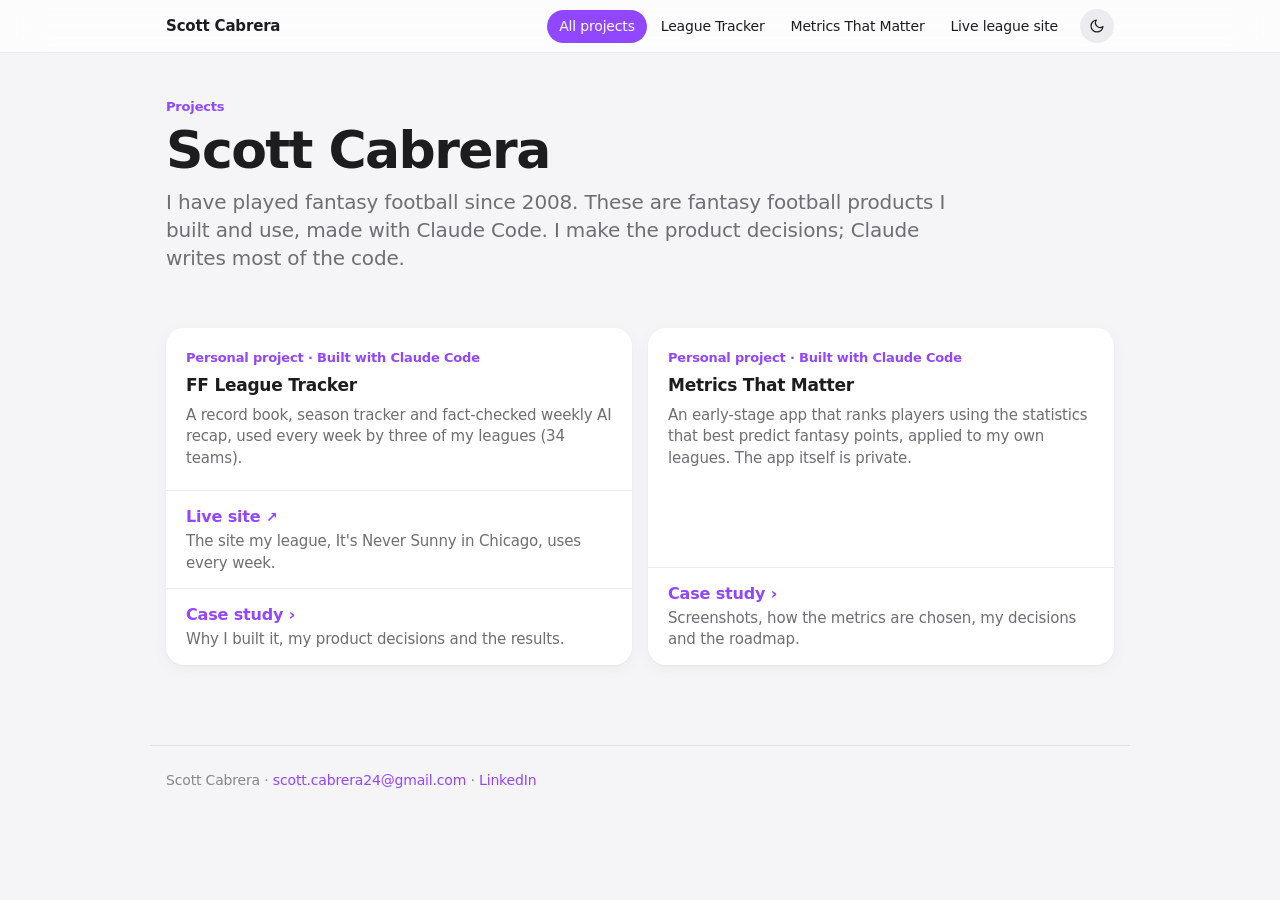
<file: index.html>
<!doctype html>
<html lang="en">
<head>
<meta charset="utf-8">
<meta name="viewport" content="width=device-width, initial-scale=1, viewport-fit=cover">
<meta name="description" content="Fantasy football projects by Scott Cabrera, built with Claude Code.">
<meta name="theme-color" content="#f5f5f7" media="(prefers-color-scheme: light)">
<meta name="theme-color" content="#000000" media="(prefers-color-scheme: dark)">
<title>Scott Cabrera Projects</title>
<link rel="stylesheet" href="portfolio.css">
<script src="theme.js"></script>
</head>
<body>
<header class="chrome">
  <div class="chrome-row">
    <a class="brand" href="index.html">Scott Cabrera</a>
    <nav class="tabs" aria-label="Projects">
      <a href="index.html" aria-current="page">All projects</a>
      <a href="case-study/index.html">League Tracker</a>
      <a href="metrics-that-matter/index.html">Metrics That Matter</a>
      <a href="https://s24cabrera.github.io/ff-never-sunny/" target="_blank" rel="noopener">Live league site</a>
    </nav>
    <button class="icon-btn" id="theme" aria-label="Switch light or dark"><svg viewBox="0 0 24 24"><path d="M21 12.8A9 9 0 1 1 11.2 3a7 7 0 0 0 9.8 9.8z"/></svg></button>
  </div>
</header>

<main>
  <div class="hero">
    <p class="eyebrow">Projects</p>
    <h1>Scott Cabrera</h1>
    <p class="dek">I have played fantasy football since 2008. These are fantasy football products I built and use, made with Claude Code. I make the product decisions; Claude writes most of the code.</p>
  </div>

  <section>
    <div class="grid-2">
      <div class="card project-card">
        <div class="card-pad">
          <p class="eyebrow">Personal project · Built with Claude Code</p>
          <p class="card-title">FF League Tracker</p>
          <p class="row-body" style="margin-top:6px">A record book, season tracker and fact-checked weekly AI recap, used every week by three of my leagues (34 teams).</p>
        </div>
        <ul class="list links">
          <li><a href="https://s24cabrera.github.io/ff-never-sunny/" target="_blank" rel="noopener"><span class="row-title">Live site <span class="ext" aria-hidden="true">&#8599;</span></span><span class="row-body">The site my league, It's Never Sunny in Chicago, uses every week.</span></a></li>
          <li><a href="case-study/index.html"><span class="row-title">Case study</span><span class="row-body">Why I built it, my product decisions and the results.</span></a></li>
        </ul>
      </div>
      <div class="card project-card">
        <div class="card-pad">
          <p class="eyebrow">Personal project · Built with Claude Code</p>
          <p class="card-title">Metrics That Matter</p>
          <p class="row-body" style="margin-top:6px">An early-stage app that ranks players using the statistics that best predict fantasy points, applied to my own leagues. The app itself is private.</p>
        </div>
        <ul class="list links">
          <li><a href="metrics-that-matter/index.html"><span class="row-title">Case study</span><span class="row-body">Screenshots, how the metrics are chosen, my decisions and the roadmap.</span></a></li>
        </ul>
      </div>
    </div>
  </section>
</main>

<footer>Scott Cabrera · <a href="mailto:scott.cabrera24@gmail.com">scott.cabrera24@gmail.com</a> · <a href="https://www.linkedin.com/in/scott-cabrera-96a816146" target="_blank" rel="noopener">LinkedIn</a></footer>
</body>
</html>
</file>
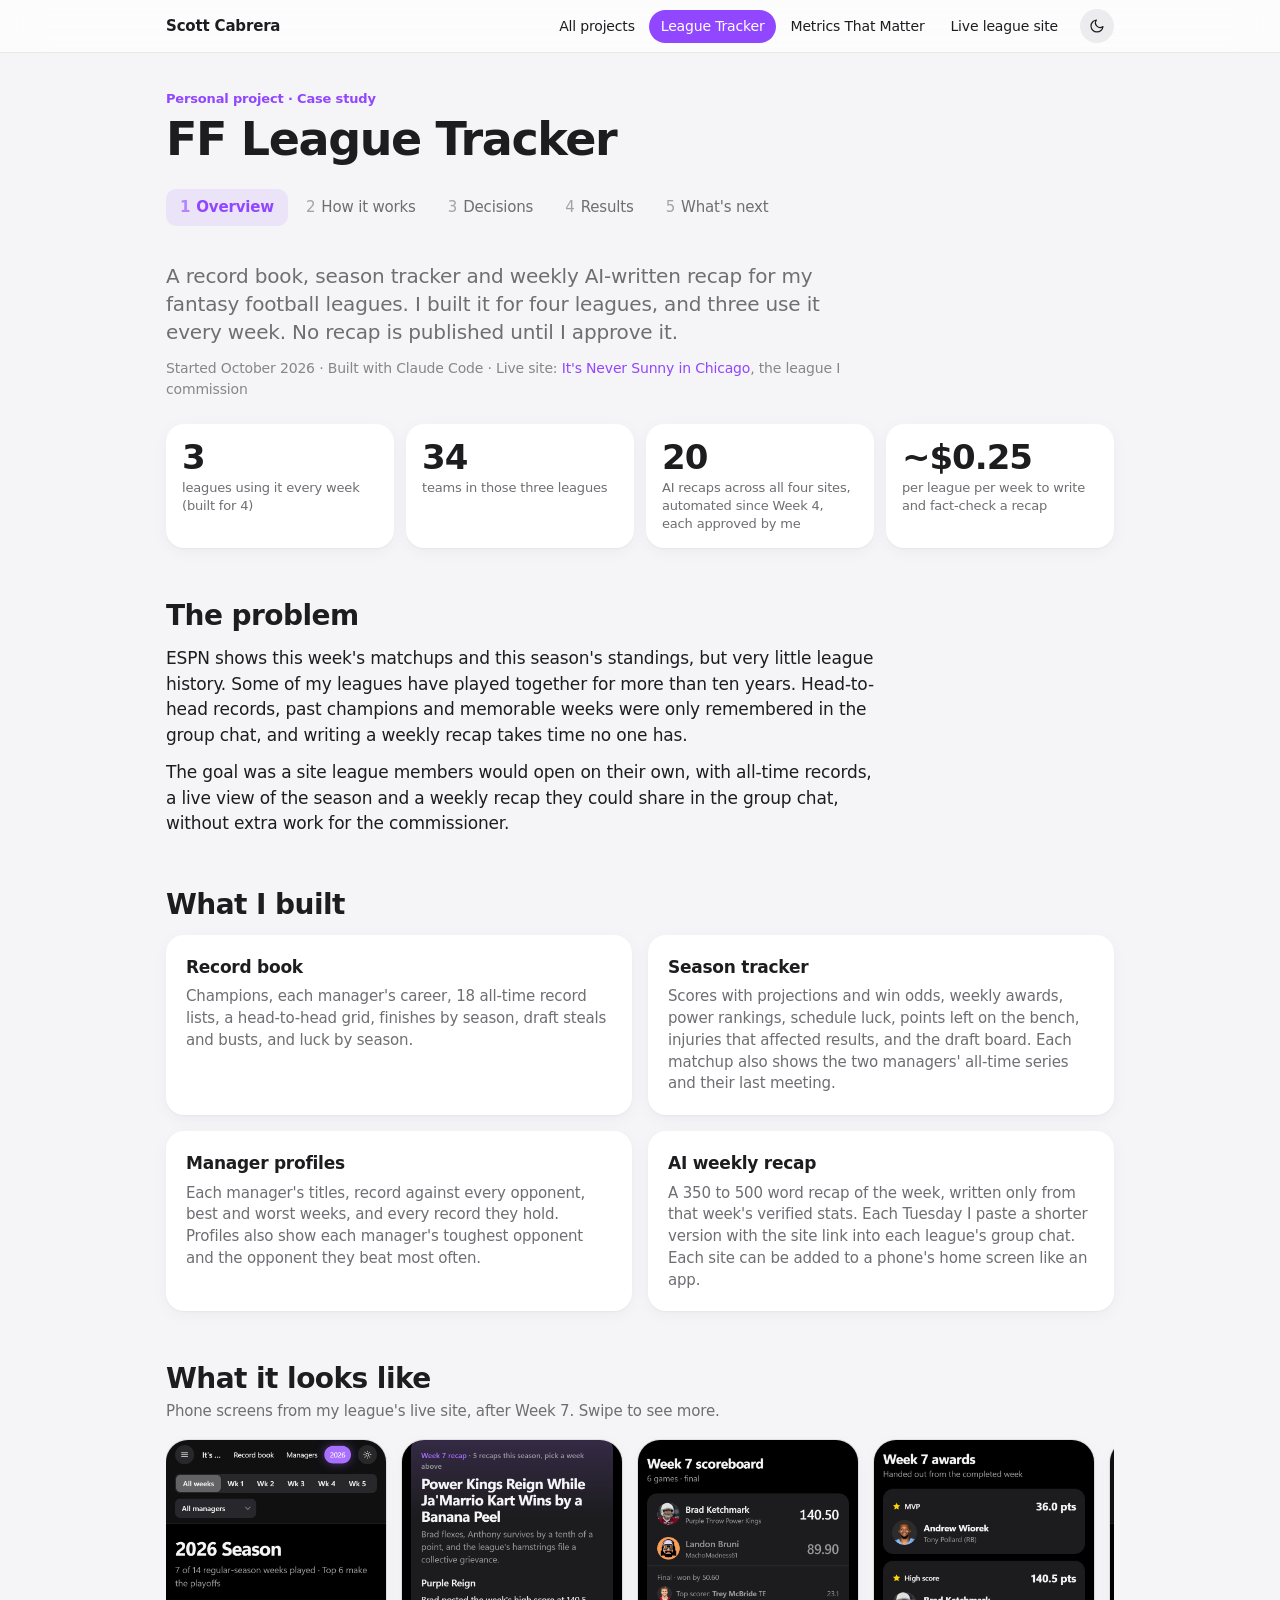
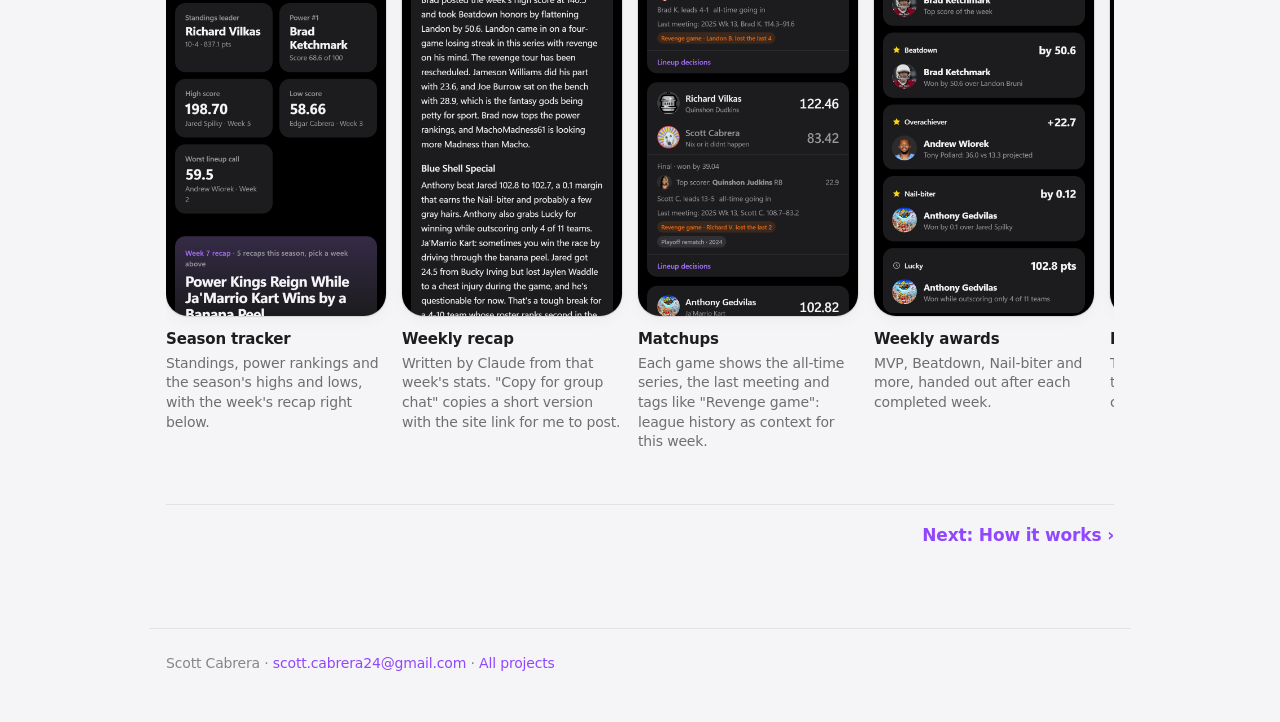
<file: case-study/index.html>
<!doctype html>
<html lang="en">
<head>
<meta charset="utf-8">
<meta name="viewport" content="width=device-width, initial-scale=1, viewport-fit=cover">
<meta name="description" content="FF League Tracker case study: a record book, season tracker and fact-checked AI weekly recap for my fantasy football leagues. Built by Scott Cabrera with Claude Code.">
<meta name="theme-color" content="#f5f5f7" media="(prefers-color-scheme: light)">
<meta name="theme-color" content="#000000" media="(prefers-color-scheme: dark)">
<title>FF League Tracker</title>
<link rel="stylesheet" href="../portfolio.css">
<script src="../theme.js"></script>
<script src="../tabs.js"></script>
</head>
<body>
<header class="chrome">
  <div class="chrome-row">
    <a class="brand" href="../index.html">Scott Cabrera</a>
    <nav class="tabs" aria-label="Projects">
      <a href="../index.html">All projects</a>
      <a href="index.html" aria-current="page">League Tracker</a>
      <a href="../metrics-that-matter/index.html">Metrics That Matter</a>
      <a href="https://s24cabrera.github.io/ff-never-sunny/" target="_blank" rel="noopener">Live league site</a>
    </nav>
    <button class="icon-btn" id="theme" aria-label="Switch light or dark"><svg viewBox="0 0 24 24"><path d="M21 12.8A9 9 0 1 1 11.2 3a7 7 0 0 0 9.8 9.8z"/></svg></button>
  </div>
</header>

<main>
  <div class="pagehead">
    <p class="eyebrow">Personal project · Case study</p>
    <h1>FF League Tracker</h1>
  </div>

  <nav class="sections" aria-label="Sections">
    <a href="#overview"><span class="n">1</span>Overview</a>
    <a href="#how"><span class="n">2</span>How it works</a>
    <a href="#decisions"><span class="n">3</span>Decisions</a>
    <a href="#results"><span class="n">4</span>Results</a>
    <a href="#next"><span class="n">5</span>What's next</a>
  </nav>

  <div class="view on" id="v-overview" aria-label="Overview">
    <div class="lede">
      <p class="dek">A record book, season tracker and weekly AI-written recap for my fantasy football leagues. I built it for four leagues, and three use it every week. No recap is published until I approve it.</p>
      <p class="meta">Started October 2026 · Built with Claude Code · Live site: <a href="https://s24cabrera.github.io/ff-never-sunny/" target="_blank" rel="noopener">It's Never Sunny in Chicago</a>, the league I commission</p>
    </div>
    <div class="tiles">
      <div class="card tile"><div class="n">3</div><div class="l">leagues using it every week (built for 4)</div></div>
      <div class="card tile"><div class="n">34</div><div class="l">teams in those three leagues</div></div>
      <div class="card tile"><div class="n">20</div><div class="l">AI recaps across all four sites, automated since Week 4, each approved by me</div></div>
      <div class="card tile"><div class="n">~$0.25</div><div class="l">per league per week to write and fact-check a recap</div></div>
    </div>
    <section>
      <div class="section-head"><h2>The problem</h2></div>
      <div class="prose">
        <p>ESPN shows this week's matchups and this season's standings, but very little league history. Some of my leagues have played together for more than ten years. Head-to-head records, past champions and memorable weeks were only remembered in the group chat, and writing a weekly recap takes time no one has.</p>
        <p>The goal was a site league members would open on their own, with all-time records, a live view of the season and a weekly recap they could share in the group chat, without extra work for the commissioner.</p>
      </div>
    </section>
    <section>
      <div class="section-head"><h2>What I built</h2></div>
      <div class="grid-2">
        <div class="card card-pad"><p class="card-title">Record book</p><p class="row-body" style="margin-top:6px">Champions, each manager's career, 18 all-time record lists, a head-to-head grid, finishes by season, draft steals and busts, and luck by season.</p></div>
        <div class="card card-pad"><p class="card-title">Season tracker</p><p class="row-body" style="margin-top:6px">Scores with projections and win odds, weekly awards, power rankings, schedule luck, points left on the bench, injuries that affected results, and the draft board. Each matchup also shows the two managers' all-time series and their last meeting.</p></div>
        <div class="card card-pad"><p class="card-title">Manager profiles</p><p class="row-body" style="margin-top:6px">Each manager's titles, record against every opponent, best and worst weeks, and every record they hold. Profiles also show each manager's toughest opponent and the opponent they beat most often.</p></div>
        <div class="card card-pad"><p class="card-title">AI weekly recap</p><p class="row-body" style="margin-top:6px">A 350 to 500 word recap of the week, written only from that week's verified stats. Each Tuesday I paste a shorter version with the site link into each league's group chat. Each site can be added to a phone's home screen like an app.</p></div>
      </div>
    </section>
    <section>
      <div class="section-head">
        <h2>What it looks like</h2>
        <p class="scope">Phone screens from my league's live site, after Week 7. Swipe to see more.</p>
      </div>
      <div class="shots">
        <figure class="shot" style="margin:0"><img src="img/season-tracker.png" width="390" height="844" alt="Season tracker: standings leader, power ranking leader, season high and low scores and the worst lineup call"><figcaption><b>Season tracker</b><span>Standings, power rankings and the season's highs and lows, with the week's recap right below.</span></figcaption></figure>
        <figure class="shot" style="margin:0"><img src="img/recap.png" width="390" height="844" alt="Week 7 recap titled Power Kings Reign While Ja'Marrio Kart Wins by a Banana Peel"><figcaption><b>Weekly recap</b><span>Written by Claude from that week's stats. "Copy for group chat" copies a short version with the site link for me to post.</span></figcaption></figure>
        <figure class="shot" style="margin:0"><img src="img/matchups.png" width="390" height="844" alt="Week 7 scoreboard: each matchup with the score, top scorer, all-time series, last meeting and tags like Revenge game"><figcaption><b>Matchups</b><span>Each game shows the all-time series, the last meeting and tags like "Revenge game": league history as context for this week.</span></figcaption></figure>
        <figure class="shot" style="margin:0"><img src="img/awards.png" width="390" height="844" alt="Week 7 awards: MVP, High score, Beatdown, Overachiever, Nail-biter, Lucky and Robbed"><figcaption><b>Weekly awards</b><span>MVP, Beatdown, Nail-biter and more, handed out after each completed week.</span></figcaption></figure>
        <figure class="shot" style="margin:0"><img src="img/record-book.png" width="390" height="844" alt="Record book: ten seasons and 18 managers, most titles, best career win percentage, highest and lowest scores, and champions"><figcaption><b>Record book</b><span>Ten seasons of champions, all-time records and manager careers.</span></figcaption></figure>
        <figure class="shot" style="margin:0"><img src="img/profile.png" width="390" height="844" alt="Scott Cabrera's manager profile: two titles, an 87-50 career record, playoff history, points per week and luck per season"><figcaption><b>Manager profile</b><span>My own profile: titles, career record, playoffs, finishes by season and rivalries.</span></figcaption></figure>
      </div>
    </section>
    <div class="view-next"><a href="#how">Next: How it works</a></div>
  </div>

  <div class="view" id="v-how" aria-label="How it works">
    <section>
      <div class="section-head">
        <h2>How a week runs</h2>
        <p class="scope">If one league's update fails, the others still publish. A failure opens an issue for me to fix instead of publishing bad data.</p>
      </div>
      <div class="card flow">
        <div class="step"><div class="k">Tue 8 AM</div><div class="t">A scheduled job pulls each league's data from ESPN</div></div>
        <div class="step"><div class="k">Check</div><div class="t">Automated checks look for missing or inconsistent data</div></div>
        <div class="step"><div class="k">Draft</div><div class="t">Claude writes the recap using only verified facts</div></div>
        <div class="step"><div class="k">Verify</div><div class="t">A separate AI pass checks every claim against the same facts</div></div>
        <div class="step"><div class="k">Approve</div><div class="t">I review it on my phone; approving it publishes the site</div></div>
      </div>
    </section>
    <section>
      <div class="section-head"><h2>How it was built</h2></div>
      <div class="prose">
        <p>I built this with Claude Code. I made the product decisions: what to build, who it is for, the rules for the AI, the review process and the tradeoffs described above. Claude wrote most of the code, and I review the results with league members every week. It runs on a Python data pipeline, static websites on GitHub Pages and Claude for the recaps, with no servers to maintain.</p>
      </div>
    </section>
    <div class="view-next"><a href="#decisions">Next: Decisions</a></div>
  </div>

  <div class="view" id="v-decisions" aria-label="Decisions">
    <section>
      <div class="section-head"><h2>Key product decisions</h2></div>
      <div class="card">
        <ul class="list">
          <li><span class="row-title">I approve every recap before it is published</span><span class="row-body">The AI writes the draft, and nothing is published until I approve it. <b>Reason:</b> the recap names real friends. A wrong or unkind line in a group chat damages trust quickly, so a person reviews every recap.</span></li>
          <li><span class="row-title">Facts first</span><span class="row-body">The AI only sees a fact sheet for the week, with scores, awards, standings, streaks and injuries, and is told not to add anything else. A separate AI pass then checks each claim against the same facts. <b>Reason:</b> accuracy matters most. In the first week, the check caught a line saying a team's defense "outscored his whole roster." The defense scored 30 of the team's 118 points, and the line was corrected before it was published.</span></li>
          <li><span class="row-title">Rules for the jokes</span><span class="row-body">Injured players are never the target of a joke. A lineup choice only counts as a mistake if ESPN's projections favored the benched player by 1.5 points or more. <b>Reason:</b> the recap should be fun for everyone, so it only jokes about decisions a manager could reasonably have made differently.</span></li>
          <li><span class="row-title">Testing a change with the leagues</span><span class="row-body">After a league member asked me to "tell Claude to be nicer," I tested a softer recap in Week 6, with one joke per manager and a positive note for struggling teams. The leagues preferred the original style, so I switched back the next week and documented the decision. <b>Reason:</b> the people who read it every week should decide the tone.</span></li>
          <li><span class="row-title">Checking the data every week</span><span class="row-body">Each run checks that scores are real, records add up, lineups match and data feeds are not empty. If a check fails, the update is marked "do not merge" with the reason. <b>Reason:</b> ESPN's data feed is unofficial and can change without notice. I would rather skip an update than publish wrong numbers. It is the same data quality discipline I use with client data at work.</span></li>
          <li><span class="row-title">One site per league</span><span class="row-body">Each league has its own web address, name and icon. The code is private and shared across all of them. <b>Reason:</b> each league's history belongs to that league, and a separate site with its own icon feels like the league's own app. Adding a league is mostly configuration, not new code.</span></li>
        </ul>
      </div>
    </section>
    <section>
      <div class="section-head"><h2>Constraints I worked through</h2></div>
      <div class="card tablewrap">
        <table>
          <thead><tr><th>Constraint</th><th>How I handled it</th></tr></thead>
          <tbody>
            <tr><td>Inconsistent ESPN data across ten-plus seasons</td><td>I converted every season to one format. Where a season is missing data, such as draft data before 2018 in the two oldest leagues, it is left out of those stats instead of estimated.</td></tr>
            <tr><td>Privacy of league members</td><td>ESPN member IDs can be used to sign in to ESPN, so the public sites use substitute IDs. Before each code change is saved, I check that no passwords or keys are included.</td></tr>
            <tr><td>Cost</td><td>About $0.19 to write and $0.06 to fact-check each recap, roughly $5 for all 20 so far. Each recap is saved once and only rewritten when I ask.</td></tr>
            <tr><td>Yahoo restricted access to its fantasy data</td><td>I built the Yahoo sign-in and applied for approved access instead of working around the restriction. Yahoo approved it, so a fifth league is next.</td></tr>
          </tbody>
        </table>
      </div>
    </section>
    <div class="view-next"><a href="#results">Next: Results</a></div>
  </div>

  <div class="view" id="v-results" aria-label="Results">
    <section>
      <div class="section-head">
        <h2>Early results</h2>
        <p class="scope">October 4 to 28, for the three leagues that use it weekly. The counts include my own visits. The counter does not use cookies, so it counts visits, not individual people.</p>
      </div>
      <div class="tiles" style="margin-top:0">
        <div class="card tile"><div class="n">190</div><div class="l">visits in the first three and a half weeks</div></div>
        <div class="card tile"><div class="n">53%</div><div class="l">of visits on Tuesday, the day the recap is posted</div></div>
        <div class="card tile"><div class="n">77%</div><div class="l">of visits go to the season tracker; 10% go to the record book</div></div>
        <div class="card tile"><div class="n">76%</div><div class="l">of visits are on phones</div></div>
      </div>
      <div class="card" style="margin-top:16px">
        <ul class="list">
          <li><div class="row-head"><span class="row-title">Used in all three leagues</span></div><span class="row-body">Never Sunny <b>81</b> visits, Film Room <b>56</b>, Valleyboiz+ <b>53</b>.</span></li>
          <li><div class="row-head"><span class="row-title">Visits from other states</span></div><span class="row-body"><b>82 visits (43%)</b> came from 10 states other than Arizona, where I live, led by Illinois (55) and Georgia (14).</span></li>
        </ul>
      </div>
      <div class="card chart" style="margin-top:16px">
        <p class="chart-title">Visits by day of the week</p>
        <p class="chart-sub">Arizona time. Hover over a bar to see its count.</p>
        <div class="bars">
          <div class="bar" tabindex="0" aria-label="Mon: 23 visits"><span class="v tip" style="bottom:calc(22.8% + 4px)">23</span><i style="height:22.8%"></i></div>
          <div class="bar" tabindex="0" aria-label="Tue: 101 visits"><span class="v" style="bottom:calc(100% + 4px)">101 · recap day</span><i style="height:100%"></i></div>
          <div class="bar" tabindex="0" aria-label="Wed: 42 visits"><span class="v tip" style="bottom:calc(41.6% + 4px)">42</span><i style="height:41.6%"></i></div>
          <div class="bar" tabindex="0" aria-label="Thu: 6 visits"><span class="v tip" style="bottom:calc(6% + 4px)">6</span><i style="height:6%"></i></div>
          <div class="bar" tabindex="0" aria-label="Fri: 9 visits"><span class="v tip" style="bottom:calc(9% + 4px)">9</span><i style="height:9%"></i></div>
          <div class="bar" tabindex="0" aria-label="Sat: 7 visits"><span class="v tip" style="bottom:calc(7% + 4px)">7</span><i style="height:7%"></i></div>
          <div class="bar" tabindex="0" aria-label="Sun: 2 visits"><span class="v tip" style="bottom:calc(2% + 4px)">2</span><i style="height:2%"></i></div>
        </div>
        <div class="days" aria-hidden="true"><span>Mon</span><span>Tue</span><span>Wed</span><span>Thu</span><span>Fri</span><span>Sat</span><span>Sun</span></div>
        <table class="sr-only"><caption>Visits by day of the week</caption><tr><th>Mon</th><th>Tue</th><th>Wed</th><th>Thu</th><th>Fri</th><th>Sat</th><th>Sun</th></tr><tr><td>23</td><td>101</td><td>42</td><td>6</td><td>9</td><td>7</td><td>2</td></tr></table>
      </div>
      <div class="section-head" style="margin:28px 0 12px"><h3 class="card-title">What league members said</h3></div>
      <div class="quotes">
        <figure class="card quote"><blockquote>"Go to the website Scott made for our league. And go to manager profiles."</blockquote><figcaption>League member, answering another member's question about where to find their head-to-head records</figcaption></figure>
        <figure class="card quote"><blockquote>"I enjoy these every week."</blockquote><figcaption>League member, about the weekly recap</figcaption></figure>
        <figure class="card quote"><blockquote>"I liked these summaries more when my team was good."</blockquote><figcaption>League member, about the weekly recap</figcaption></figure>
      </div>
      <p class="row-body" style="margin-top:12px; max-width:42em">By Week 6, a member of one league was posting the recap and the season tracker link in the group chat himself.</p>
      <div class="prose" style="margin-top:16px">
        <p><b>What I learned:</b> the weekly recap brings people back, and most visits go to the season tracker. I expected the all-time record book to be the main draw, but it is used more as a reference. League history is most interesting as context for this week's games, which is why each matchup on the season tracker already shows the all-time series. During the season, new work goes to the season tracker first.</p>
      </div>
    </section>
    <section>
      <div class="section-head"><h2>Shipped so far</h2></div>
      <div class="card">
        <ul class="list">
          <li><div class="row-head"><span class="row-title">Record book, season tracker and AI recaps</span><span class="when">Oct 3</span></div><span class="row-body">Weekly automation with a fact-check and approval from my phone.</span></li>
          <li><div class="row-head"><span class="row-title">Four leagues, four sites</span><span class="when">Oct 4</span></div><span class="row-body">A site for each league, home-screen icons, data checks on every run, and a visit counter that does not use cookies. Three leagues adopted it. The fourth site stays up to date, but I don't share it with that league until its commissioner agrees.</span></li>
          <li><div class="row-head"><span class="row-title">Sunday night scores</span><span class="when">Oct 5</span></div><span class="row-body">Scores update Sunday night without a recap, and publish only if the checks pass.</span></li>
          <li><div class="row-head"><span class="row-title">Fixes from weekly reviews</span><span class="when">Oct 6-27</span></div><span class="row-body">Each week's review becomes a written rule: lineup comparisons that make sense, injury timing, kicker injuries left out of the recap, rosters in each league's lineup order, and the recap tone test described above.</span></li>
        </ul>
      </div>
    </section>
    <div class="view-next"><a href="#next">Next: What's next</a></div>
  </div>

  <div class="view" id="v-next" aria-label="What's next">
    <section>
      <div class="section-head">
        <h2>What's next</h2>
        <p class="scope">Ordered by what league members will notice first.</p>
      </div>
      <div class="card">
        <ul class="list">
          <li><div class="row-head"><span class="row-title">Yahoo league</span><span class="pill next">Next</span></div><span class="row-body">Access is approved and the sign-in is built. It will be a fifth league on the same system.</span></li>
          <li><div class="row-head"><span class="row-title">Season tracker as the starting page</span><span class="pill next">Next</span></div><span class="row-body">During the season, open each site on the season tracker instead of the record book, and check whether Tuesday visits continue through the playoffs.</span></li>
          <li><div class="row-head"><span class="row-title">"Ask the league" assistant</span><span class="pill later">Later</span></div><span class="row-body">A tool that answers questions using the league's own data. I would test it in one league first, with a passcode, a daily limit per person and a monthly cost cap.</span></li>
          <li><div class="row-head"><span class="row-title">Commissioners approve their own recaps</span><span class="pill later">Later</span></div><span class="row-body">Once the fact-check has a long record with few corrections, each league's commissioner could review its recap instead of me.</span></li>
        </ul>
      </div>
    </section>
    <div class="view-next"><a href="../metrics-that-matter/index.html">Also see: Metrics That Matter</a></div>
  </div>
</main>

<footer>Scott Cabrera · <a href="mailto:scott.cabrera24@gmail.com">scott.cabrera24@gmail.com</a> · <a href="../index.html">All projects</a></footer>
</body>
</html>
</file>
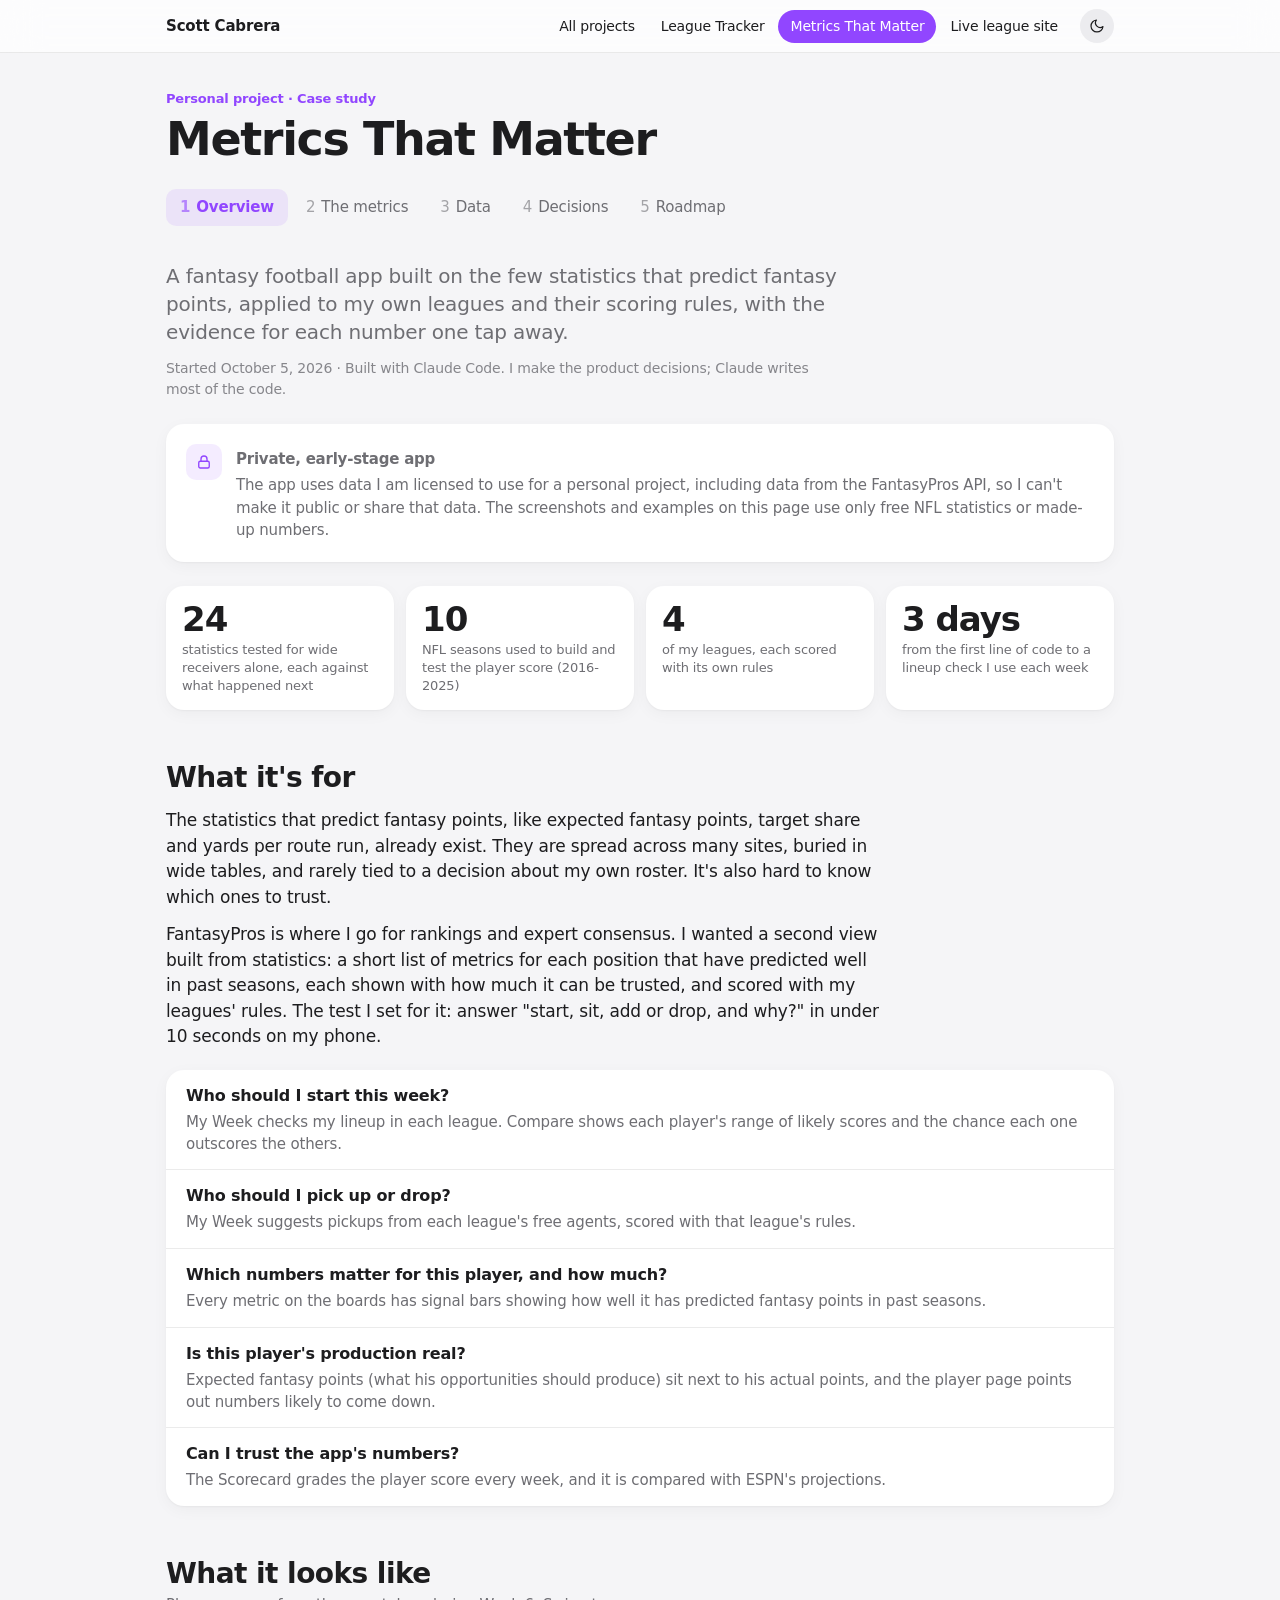
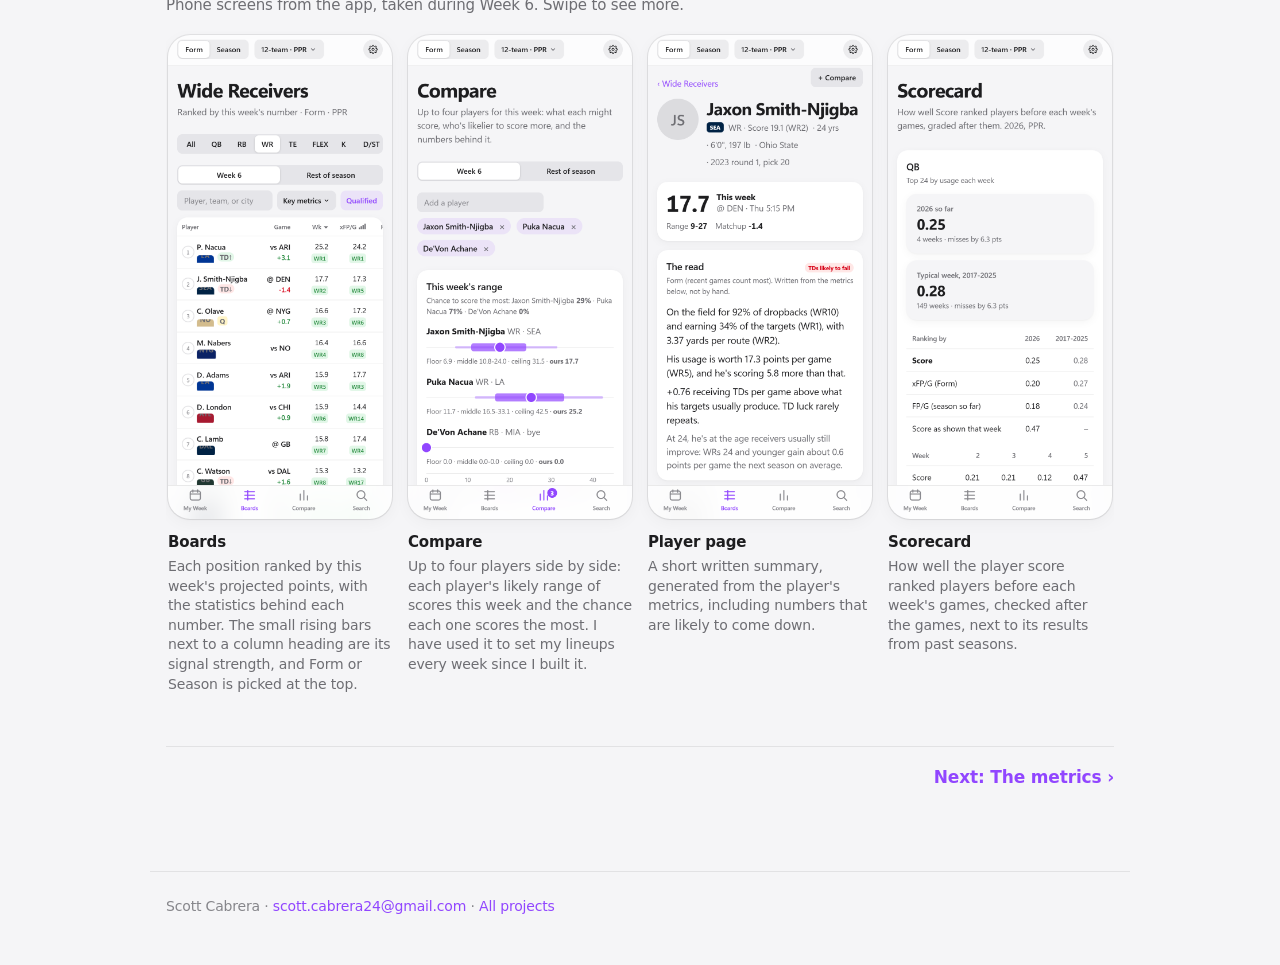
<file: metrics-that-matter/index.html>
<!doctype html>
<html lang="en">
<head>
<meta charset="utf-8">
<meta name="viewport" content="width=device-width, initial-scale=1, viewport-fit=cover">
<meta name="description" content="Metrics That Matter: a fantasy football app that ranks players with the statistics that best predict fantasy points. A personal project by Scott Cabrera, built with Claude Code.">
<meta name="theme-color" content="#f5f5f7" media="(prefers-color-scheme: light)">
<meta name="theme-color" content="#000000" media="(prefers-color-scheme: dark)">
<title>Metrics That Matter</title>
<link rel="stylesheet" href="../portfolio.css">
<script src="../theme.js"></script>
<script src="../tabs.js"></script>
</head>
<body>
<header class="chrome">
  <div class="chrome-row">
    <a class="brand" href="../index.html">Scott Cabrera</a>
    <nav class="tabs" aria-label="Projects">
      <a href="../index.html">All projects</a>
      <a href="../case-study/index.html">League Tracker</a>
      <a href="index.html" aria-current="page">Metrics That Matter</a>
      <a href="https://s24cabrera.github.io/ff-never-sunny/" target="_blank" rel="noopener">Live league site</a>
    </nav>
    <button class="icon-btn" id="theme" aria-label="Switch light or dark"><svg viewBox="0 0 24 24"><path d="M21 12.8A9 9 0 1 1 11.2 3a7 7 0 0 0 9.8 9.8z"/></svg></button>
  </div>
</header>

<main>
  <div class="pagehead">
    <p class="eyebrow">Personal project · Case study</p>
    <h1>Metrics That Matter</h1>
  </div>

  <nav class="sections" aria-label="Sections">
    <a href="#overview"><span class="n">1</span>Overview</a>
    <a href="#metrics"><span class="n">2</span>The metrics</a>
    <a href="#data"><span class="n">3</span>Data</a>
    <a href="#decisions"><span class="n">4</span>Decisions</a>
    <a href="#roadmap"><span class="n">5</span>Roadmap</a>
  </nav>

  <div class="view on" id="v-overview" aria-label="Overview">
    <div class="lede">
      <p class="dek">A fantasy football app built on the few statistics that predict fantasy points, applied to my own leagues and their scoring rules, with the evidence for each number one tap away.</p>
      <p class="meta">Started October 5, 2026 · Built with Claude Code. I make the product decisions; Claude writes most of the code.</p>
    </div>
    <div class="card card-pad notice">
      <div class="glyph" aria-hidden="true"><svg viewBox="0 0 24 24"><rect x="5" y="11" width="14" height="9" rx="2"/><path d="M8 11V8a4 4 0 0 1 8 0v3"/></svg></div>
      <div>
        <p class="card-title">Private, early-stage app</p>
        <p>The app uses data I am licensed to use for a personal project, including data from the FantasyPros API, so I can't make it public or share that data. The screenshots and examples on this page use only free NFL statistics or made-up numbers.</p>
      </div>
    </div>
    <div class="tiles">
      <div class="card tile"><div class="n">24</div><div class="l">statistics tested for wide receivers alone, each against what happened next</div></div>
      <div class="card tile"><div class="n">10</div><div class="l">NFL seasons used to build and test the player score (2016-2025)</div></div>
      <div class="card tile"><div class="n">4</div><div class="l">of my leagues, each scored with its own rules</div></div>
      <div class="card tile"><div class="n">3 days</div><div class="l">from the first line of code to a lineup check I use each week</div></div>
    </div>
    <section>
      <div class="section-head"><h2>What it's for</h2></div>
      <div class="prose">
        <p>The statistics that predict fantasy points, like expected fantasy points, target share and yards per route run, already exist. They are spread across many sites, buried in wide tables, and rarely tied to a decision about my own roster. It's also hard to know which ones to trust.</p>
        <p>FantasyPros is where I go for rankings and expert consensus. I wanted a second view built from statistics: a short list of metrics for each position that have predicted well in past seasons, each shown with how much it can be trusted, and scored with my leagues' rules. The test I set for it: answer "start, sit, add or drop, and why?" in under 10 seconds on my phone.</p>
      </div>
      <div class="card" style="margin-top:20px">
        <ul class="list">
          <li><span class="row-title">Who should I start this week?</span><span class="row-body">My Week checks my lineup in each league. Compare shows each player's range of likely scores and the chance each one outscores the others.</span></li>
          <li><span class="row-title">Who should I pick up or drop?</span><span class="row-body">My Week suggests pickups from each league's free agents, scored with that league's rules.</span></li>
          <li><span class="row-title">Which numbers matter for this player, and how much?</span><span class="row-body">Every metric on the boards has signal bars showing how well it has predicted fantasy points in past seasons.</span></li>
          <li><span class="row-title">Is this player's production real?</span><span class="row-body">Expected fantasy points (what his opportunities should produce) sit next to his actual points, and the player page points out numbers likely to come down.</span></li>
          <li><span class="row-title">Can I trust the app's numbers?</span><span class="row-body">The Scorecard grades the player score every week, and it is compared with ESPN's projections.</span></li>
        </ul>
      </div>
    </section>
    <section>
      <div class="section-head">
        <h2>What it looks like</h2>
        <p class="scope">Phone screens from the app, taken during Week 6. Swipe to see more.</p>
      </div>
      <div class="shots">
        <figure class="shot" style="margin:0"><img src="img/boards.png" width="390" height="844" alt="Wide receivers board ranked by this week's projected points, with usage metrics, signal bars and the matchup"><figcaption><b>Boards</b><span>Each position ranked by this week's projected points, with the statistics behind each number. The small rising bars next to a column heading are its signal strength, and Form or Season is picked at the top.</span></figcaption></figure>
        <figure class="shot" style="margin:0"><img src="img/compare.png" width="390" height="844" alt="Compare screen showing three players, each one's range of likely scores this week, and each one's chance to score the most"><figcaption><b>Compare</b><span>Up to four players side by side: each player's likely range of scores this week and the chance each one scores the most. I have used it to set my lineups every week since I built it.</span></figcaption></figure>
        <figure class="shot" style="margin:0"><img src="img/player.png" width="390" height="844" alt="Player page with this week's projection, range, and a plain-English summary of his metrics"><figcaption><b>Player page</b><span>A short written summary, generated from the player's metrics, including numbers that are likely to come down.</span></figcaption></figure>
        <figure class="shot" style="margin:0"><img src="img/scorecard.png" width="390" height="844" alt="Scorecard showing how well the Score ranked quarterbacks this season and in past seasons"><figcaption><b>Scorecard</b><span>How well the player score ranked players before each week's games, checked after the games, next to its results from past seasons.</span></figcaption></figure>
      </div>
    </section>
    <div class="view-next"><a href="#metrics">Next: The metrics</a></div>
  </div>

  <div class="view" id="v-metrics" aria-label="The metrics">
    <section>
      <div class="section-head">
        <h2>How the metrics that matter are chosen</h2>
        <p class="scope">This is the core of the app. A statistic earns its place with evidence from past seasons, and the app shows that evidence next to the number.</p>
      </div>
      <div class="card">
        <ul class="list">
          <li><span class="row-title">1. Start with a wide list</span><span class="row-body">Each position starts with a long list of candidate statistics: 24 for wide receivers, from box-score stats to usage (target share, route participation) and efficiency (yards per route run).</span></li>
          <li><span class="row-title">2. Test each one against what happened next</span><span class="row-body">For every game from 2017 to 2025, the app takes each statistic's value before the game and checks how well it predicted the player's fantasy points over his next four games. For wide receivers that is more than 10,000 games. It runs the same test against the next single game and the next full season, and nearly the same statistics come out on top all three ways.</span></li>
          <li><span class="row-title">3. Show the result as signal bars</span><span class="row-body">Like the bars on a phone: 4 bars is a strong signal, 3 useful, 2 weak, 1 noise. They sit next to every column on the boards, so I can see how much weight to put on each number. Some statistics are shown but not rated: how often a player finishes in the top 12 or 24 repeats from year to year, but it only follows points per game, so it is labeled descriptive.</span></li>
          <li><span class="row-title">4. Build one player score from a few of them</span><span class="row-body">For each position, a small set is chosen before looking at results. For wide receivers: expected fantasy points, actual fantasy points, yards per route run and age. Tested on seasons it wasn't built from, the score predicted the next season better than expected fantasy points alone at every position.</span></li>
          <li><span class="row-title">5. Keep tuning, carefully</span><span class="row-body">Each week's numbers are saved before kickoff and never edited, then graded after the games. A few weeks of results don't change the model mid-season. It is rebuilt once a year with the new season, and a change is adopted only if it does better on seasons it wasn't built from.</span></li>
        </ul>
      </div>

      <div class="card" style="margin-top:16px">
        <div class="tablewrap">
          <table>
            <caption class="sr-only">Signal strength for selected wide receiver statistics</caption>
            <thead><tr><th>Wide receivers: what the testing found</th><th>Signal</th><th style="text-align:right">Next game</th><th style="text-align:right">Next 4 games</th><th style="text-align:right">Next season</th></tr></thead>
            <tbody>
              <tr><td>Fantasy points per game</td><td><span class="sig"><svg viewBox="0 0 13 10" aria-hidden="true"><rect class="on" x="0" y="7" width="2.3" height="3" rx=".6"/><rect class="on" x="3.3" y="4.8" width="2.3" height="5.2" rx=".6"/><rect class="on" x="6.6" y="2.6" width="2.3" height="7.4" rx=".6"/><rect class="on" x="9.9" y=".4" width="2.3" height="9.6" rx=".6"/></svg>Strong</span></td><td class="num">0.48</td><td class="num">0.68</td><td class="num">0.68</td></tr>
              <tr><td>Expected fantasy points per game</td><td><span class="sig"><svg viewBox="0 0 13 10" aria-hidden="true"><rect class="on" x="0" y="7" width="2.3" height="3" rx=".6"/><rect class="on" x="3.3" y="4.8" width="2.3" height="5.2" rx=".6"/><rect class="on" x="6.6" y="2.6" width="2.3" height="7.4" rx=".6"/><rect class="on" x="9.9" y=".4" width="2.3" height="9.6" rx=".6"/></svg>Strong</span></td><td class="num">0.47</td><td class="num">0.66</td><td class="num">0.66</td></tr>
              <tr><td>Target share</td><td><span class="sig"><svg viewBox="0 0 13 10" aria-hidden="true"><rect class="on" x="0" y="7" width="2.3" height="3" rx=".6"/><rect class="on" x="3.3" y="4.8" width="2.3" height="5.2" rx=".6"/><rect class="on" x="6.6" y="2.6" width="2.3" height="7.4" rx=".6"/><rect class="on" x="9.9" y=".4" width="2.3" height="9.6" rx=".6"/></svg>Strong</span></td><td class="num">0.46</td><td class="num">0.64</td><td class="num">0.63</td></tr>
              <tr><td>Yards per route run</td><td><span class="sig"><svg viewBox="0 0 13 10" aria-hidden="true"><rect class="on" x="0" y="7" width="2.3" height="3" rx=".6"/><rect class="on" x="3.3" y="4.8" width="2.3" height="5.2" rx=".6"/><rect class="on" x="6.6" y="2.6" width="2.3" height="7.4" rx=".6"/><rect x="9.9" y=".4" width="2.3" height="9.6" rx=".6"/></svg>Useful</span></td><td class="num">0.41</td><td class="num">0.59</td><td class="num">0.60</td></tr>
              <tr><td>Route participation</td><td><span class="sig"><svg viewBox="0 0 13 10" aria-hidden="true"><rect class="on" x="0" y="7" width="2.3" height="3" rx=".6"/><rect class="on" x="3.3" y="4.8" width="2.3" height="5.2" rx=".6"/><rect class="on" x="6.6" y="2.6" width="2.3" height="7.4" rx=".6"/><rect x="9.9" y=".4" width="2.3" height="9.6" rx=".6"/></svg>Useful</span></td><td class="num">0.38</td><td class="num">0.52</td><td class="num">0.47</td></tr>
              <tr><td>Catch rate</td><td><span class="sig"><svg viewBox="0 0 13 10" aria-hidden="true"><rect class="on" x="0" y="7" width="2.3" height="3" rx=".6"/><rect x="3.3" y="4.8" width="2.3" height="5.2" rx=".6"/><rect x="6.6" y="2.6" width="2.3" height="7.4" rx=".6"/><rect x="9.9" y=".4" width="2.3" height="9.6" rx=".6"/></svg>Noise</span></td><td class="num">0.14</td><td class="num">0.20</td><td class="num">0.24</td></tr>
              <tr><td>Average depth of target</td><td><span class="sig"><svg viewBox="0 0 13 10" aria-hidden="true"><rect class="on" x="0" y="7" width="2.3" height="3" rx=".6"/><rect x="3.3" y="4.8" width="2.3" height="5.2" rx=".6"/><rect x="6.6" y="2.6" width="2.3" height="7.4" rx=".6"/><rect x="9.9" y=".4" width="2.3" height="9.6" rx=".6"/></svg>Noise</span></td><td class="num">-0.02</td><td class="num">-0.03</td><td class="num">-0.04</td></tr>
            </tbody>
          </table>
        </div>
        <p class="caption" style="padding:0 20px 18px">Correlation with future fantasy points (PPR), 2017-2025: 1 means it predicted perfectly, 0 means not at all. The order is nearly the same in all three columns; a single game is the hardest to predict, so its numbers run lower. Catch rate and depth of target are popular, but they barely predict anything for receivers. Route participation rates lower than target share, but it is often the first sign of a role change, so it stays on the board.</p>
      </div>
    </section>
    <section>
      <div class="section-head">
        <h2>Form and Season: two ways to read every number</h2>
        <p class="scope">Every board can show a player's numbers two ways. Neither is a fixed "last 4 games" or "last 8 games."</p>
      </div>
      <div class="card">
        <ul class="list">
          <li><span class="row-title">Form (the default)</span><span class="row-body">What to expect next. Recent games count most and older games fade, reaching back into last season. Use it for this week's lineup and pickups.</span></li>
          <li><span class="row-title">Season</span><span class="row-body">Every game this season counts equally: what has happened so far.</span></li>
          <li><span class="row-title">How fast a game fades depends on the statistic and the position</span><span class="row-body">The fade rates were set by testing 2017-2025. Role numbers fade fast because roles change: a game counts half as much 4 games later, and only 2 games later for running back and tight end roles. Efficiency numbers fade slowly because a few hot games are mostly noise: 12 games for yards per route run, 8 for quarterback efficiency.</span></li>
          <li><span class="row-title">Why not a fixed window?</span><span class="row-body">Form was tested against every fixed window from the last 1 game to the last 17, at every position, and beat all of them for every statistic tested. For a wide receiver's yards per route run, the last 4 games predict his next four at 0.45; Form predicts them at 0.65. Early in the season, reaching back into last season helps most: for the same statistic, 0.38 using only this season's games and 0.56 when last season's games count too.</span></li>
        </ul>
      </div>
    </section>
    <div class="view-next"><a href="#data">Next: Data</a></div>
  </div>

  <div class="view" id="v-data" aria-label="Data">
    <section>
      <div class="section-head">
        <h2>Where the data comes from</h2>
        <p class="scope">The player score is built only from free NFL data. League data comes from my own league logins.</p>
      </div>
      <div class="card">
        <ul class="list">
          <li><div class="row-head"><span class="row-title">nflverse</span><span class="when">Free, public</span></div><span class="row-body">The main source for NFL data, 2016 to today: play-by-play, player stats, expected fantasy points, snap counts, which players were on the field for each play, weekly rosters, injury reports, schedules and betting lines. Route counts aren't in free data, so the app estimates them from who was on the field and labels those numbers as estimates.</span></li>
          <li><div class="row-head"><span class="row-title">ESPN</span><span class="when">My league logins</span></div><span class="row-body">My four leagues' rosters, scoring rules, matchups and free agents, plus ESPN's weekly projections (the benchmark the player score is graded against) and injury status.</span></li>
          <li><div class="row-head"><span class="row-title">FantasyPros API</span><span class="when">Personal-use license</span></div><span class="row-body">Consensus projections, expert rankings and the injury report, shown beside my numbers for comparison and saved daily. Never used in the player score.</span></li>
          <li><div class="row-head"><span class="row-title">Sleeper</span><span class="when">Free, public</span></div><span class="row-body">Which players are being added and dropped most across Sleeper leagues, saved daily for later use. Not shown in the app yet.</span></li>
          <li><div class="row-head"><span class="row-title">Yahoo</span><span class="when">Approved, next</span></div><span class="row-body">My Yahoo API access was just approved, and the sign-in code is written. Next: sign in, then build the sync that brings my Yahoo league's rosters and scoring into the app.</span></li>
        </ul>
      </div>
    </section>
    <section>
      <div class="section-head">
        <h2>How FantasyPros data is used</h2>
        <p class="scope">I use the FantasyPros API under a license for personal projects. It adds context to the screens I already use, and the sign-in decides who sees it.</p>
      </div>
      <div class="card">
        <ul class="list">
          <li><span class="row-title">On the screens I already use</span><span class="row-body">In Compare, a small diamond marks FantasyPros' consensus projection, scored with my league's rules, on the same bar as my projection and ESPN's. Compare also shows the expert consensus rank, the best and worst rank among the experts, and how many experts ranked the player; when they disagree widely, the app labels the player "experts split." The player page shows FantasyPros' projection next to mine.</span></li>
          <li><span class="row-title">Sign-in decides who sees it</span><span class="row-body">There is no separate FantasyPros section. The server checks who is signed in and sends FantasyPros data only to accounts on an approved list. Anyone else sees the same screens without the FantasyPros rows and marker. The data is never sent to them, so it isn't only hidden on the page.</span></li>
          <li><span class="row-title">Never part of the player score</span><span class="row-body">FantasyPros numbers are shown beside mine for comparison. They are not used to calculate the player score.</span></li>
          <li><span class="row-title">A daily record</span><span class="row-body">The app saves FantasyPros' weekly projections, weekly rankings, rest-of-season rankings and injury report every day. Over time this history will let me grade the player score against expert consensus and find players where the statistics and the experts disagree.</span></li>
        </ul>
      </div>

      <div class="card rb" style="margin-top:16px" role="img" aria-label="Illustration with made-up numbers: two players' ranges of likely scores, each with my projection, ESPN's projection and a FantasyPros diamond above the bar">
        <p class="chart-title">What FantasyPros adds to Compare</p>
        <p class="chart-sub">Illustration with made-up numbers, styled like the app. Real FantasyPros numbers stay off this page under the license. Everything marked with a diamond appears only for signed-in, licensed accounts.</p>
        <div class="rb-row">
          <div class="rb-name"><b>Player A</b></div>
          <div class="rb-track">
            <span class="rb-line" style="left:24.4%;width:66.8%"></span><span class="rb-band" style="left:37.6%;width:31.2%"></span>
            <span class="rb-espn" style="left:56.8%"></span><span class="rb-fp" style="left:55.2%"></span><span class="rb-dot" style="left:52%"></span>
          </div>
          <div class="rb-nums">Floor 6.1 · middle 9.4-17.2 · ceiling 22.8 · <b>mine 13.0</b> · ESPN 14.2 · FantasyPros 13.8</div>
        </div>
        <div class="rb-row">
          <div class="rb-name"><b>Player B</b></div>
          <div class="rb-track">
            <span class="rb-line" style="left:18%;width:62.4%"></span><span class="rb-band" style="left:31.2%;width:28.4%"></span>
            <span class="rb-espn" style="left:50.4%"></span><span class="rb-fp" style="left:41.6%"></span><span class="rb-dot" style="left:44.4%"></span>
          </div>
          <div class="rb-nums">Floor 4.5 · middle 7.8-14.9 · ceiling 20.1 · <b>mine 11.1</b> · ESPN 12.6 · FantasyPros 10.4</div>
        </div>
        <div class="rb-axis"><span style="left:0%">0</span><span style="left:20%">5</span><span style="left:40%">10</span><span style="left:60%">15</span><span style="left:80%">20</span><span style="left:100%">25</span></div>
        <div class="rb-legend">
          <span><i class="k-line"></i>80% of outcomes</span><span><i class="k-band"></i>middle half</span><span><i class="k-dot"></i>my projection</span><span><i class="k-espn"></i>ESPN</span><span><i class="k-fp"></i>FantasyPros consensus projection</span>
        </div>

        <div class="tablewrap" style="margin-top:20px">
          <table class="mini">
            <caption class="sr-only">Compare table with made-up numbers for two players</caption>
            <thead><tr><th></th><th class="r">Player A</th><th class="r">Player B</th></tr></thead>
            <tbody>
              <tr><td>This week (mine)</td><td class="num"><b>13.0</b></td><td class="num"><b>11.1</b></td></tr>
              <tr><td>ESPN</td><td class="num">14.2</td><td class="num">12.6</td></tr>
              <tr class="fp"><td><i class="k-fp"></i>FantasyPros</td><td class="num">13.8</td><td class="num">10.4</td></tr>
              <tr class="fp"><td><i class="k-fp"></i>Expert rank</td>
                <td class="num">WR14<div class="sub">9-22 · 38 experts</div></td>
                <td class="num">WR22<div class="sub">12-41 · 38 experts</div><span class="pill no" style="margin-top:4px">experts split</span></td></tr>
              <tr><td>Player score (before matchup)</td><td class="num">14.6</td><td class="num">12.9</td></tr>
            </tbody>
          </table>
        </div>
        <p class="caption"><b>Expert rank</b> is FantasyPros' weekly consensus rank at the position. Under it: the best and worst rank any expert gave the player, and how many experts ranked him. When the experts disagree widely, the app labels the player "experts split." Player B's ranks run from 12th to 41st, so he gets the label.</p>
      </div>
    </section>
    <section>
      <div class="section-head">
        <h2>Sign-in and who sees what</h2>
        <p class="scope">A roadmap item for opening the app to more people. The sign-in decides which data each person can see.</p>
      </div>
      <div class="card">
        <ul class="list">
          <li><div class="row-head"><span class="row-title">Today</span><span class="pill shipped">Built</span></div><span class="row-body">The app is behind a sign-in that uses a one-time code sent by email. I see everything, including FantasyPros data. My dad can also sign in; he sees the app without the FantasyPros data, because the server sends that data only to accounts on an approved list.</span></li>
          <li><div class="row-head"><span class="row-title">A small group of users</span><span class="pill later">Planned</span></div><span class="row-body">Each person signs in and sees their own leagues and their own My Week. Their league data is stored in a folder that only their sign-in can open. Licensed data such as FantasyPros stays limited to people who are licensed to see it.</span></li>
          <li><div class="row-head"><span class="row-title">Many users</span><span class="pill later">Later</span></div><span class="row-body">This would need a full back end: account sign-up, secure storage of each person's league connection, and syncing on request. The app already stores data by user, so nothing built so far would need to be thrown away.</span></li>
        </ul>
      </div>
    </section>
    <div class="view-next"><a href="#decisions">Next: Decisions</a></div>
  </div>

  <div class="view" id="v-decisions" aria-label="Decisions">
    <section>
      <div class="section-head">
        <h2>How I decide what to build</h2>
        <p class="scope">These rules are written in the project's vision and backlog documents.</p>
      </div>
      <div class="card">
        <ul class="list">
          <li><span class="row-title">Every idea gets a decision and a reason</span><span class="row-body">Each idea is marked Now, Later or Not doing. A Later or Not doing needs one of four reasons: it fits a later stage, the effort is too high for the value right now, it adds risk (data quality, licensing, upkeep, or breaking something that works), or it depends on something not built yet.</span></li>
          <li><span class="row-title">The player score uses only NFL statistics</span><span class="row-body">ESPN's projections are the benchmark I measure it against today, and FantasyPros' consensus is next. Neither is used as an input. The goal is to reach ESPN's accuracy over a full season by improving my own model.</span></li>
          <li><span class="row-title">Built for me, with room to grow</span><span class="row-body">Version 1 is for my own use, but leagues and rosters are stored by user, and licensed data is kept apart from everything else. Opening the app to more people later would not require starting over.</span></li>
        </ul>
      </div>
    </section>
    <section>
      <div class="section-head">
        <h2>Decisions I've made</h2>
        <p class="scope">Examples from the backlog, with the reason recorded at the time.</p>
      </div>
      <div class="card">
        <ul class="list">
          <li><div class="row-head"><span class="row-title">Compare</span><span class="pill shipped">Moved up, shipped Oct 9</span></div><span class="row-body">The original plan scheduled Compare for November. Deciding between players for my lineup turned out to be what I did most each week, so I built it sooner, with a measured range of likely scores for each player.</span></li>
          <li><div class="row-head"><span class="row-title">FantasyPros data</span><span class="pill shipped">Controlled by sign-in</span></div><span class="row-body">My API access is for personal use, so FantasyPros numbers sit on top of the screens I already use, and the sign-in decides who gets them. The server refuses that data to anyone else who signs in; it is not only hidden on the page.</span></li>
          <li><div class="row-head"><span class="row-title">Betting lines</span><span class="pill shipped">Used lightly</span></div><span class="row-body">Each team's betting line is used to adjust a player's weekly projection for the matchup. Adding the game's over/under total made weekly rankings slightly worse on past seasons, so it is shown as context only.</span></li>
          <li><div class="row-head"><span class="row-title">Player props compared with the player score</span><span class="pill later">Later</span></div><span class="row-body">This could be a useful check on the model, but it needs paid data. It waits until a cheaper test shows that betting markets add something to the player score. If built, it would be a check on the model, not betting picks.</span></li>
          <li><div class="row-head"><span class="row-title">Daily fantasy lineup optimizer</span><span class="pill no">Not doing</span></div><span class="row-body">The effort is too high for the value. An optimizer needs precise weekly projections and ownership data, the player score is a ranking, and good free optimizers already exist.</span></li>
        </ul>
      </div>
    </section>
    <section>
      <div class="section-head">
        <h2>Shipped so far</h2>
        <p class="scope">All in October 2026.</p>
      </div>
      <div class="card">
        <ul class="list">
          <li><div class="row-head"><span class="row-title">Data and the first screen</span><span class="when">Oct 5</span></div><span class="row-body">NFL play-by-play data, a daily saved copy of rankings and projections, and the wide receiver board and player page. Testing which window of games predicts best led to Form.</span></li>
          <li><div class="row-head"><span class="row-title">Settings, search and weekly finishes</span><span class="when">Oct 5-6</span></div><span class="row-body">One settings screen instead of more buttons on every page, search that understands team nicknames like "Bears" or "Jags", and how often each player finishes in the top tiers.</span></li>
          <li><div class="row-head"><span class="row-title">All positions, the player score and the Scorecard</span><span class="when">Oct 8-9</span></div><span class="row-body">Boards for every position, signal bars for every metric, the player score, the weekly Scorecard, and My Week: a lineup check and suggested pickups for each of my leagues.</span></li>
          <li><div class="row-head"><span class="row-title">Compare, confidence and the ESPN benchmark</span><span class="when">Oct 9</span></div><span class="row-body">Compare with ranges of likely scores, a confidence level and win probability for start/sit decisions, saved pre-game numbers, and weekly comparison with ESPN's projections.</span></li>
          <li><div class="row-head"><span class="row-title">This week or rest of season</span><span class="when">Oct 14-16</span></div><span class="row-body">The switch between this week and the rest of the season, set by the phase of the season, plus strength of schedule through each league's last week and each week's game totals on My Week.</span></li>
        </ul>
      </div>
    </section>
    <div class="view-next"><a href="#roadmap">Next: Roadmap</a></div>
  </div>

  <div class="view" id="v-roadmap" aria-label="Roadmap">
    <section>
      <div class="section-head">
        <h2>Built for the fantasy calendar</h2>
        <p class="scope">What a fantasy manager needs changes through the year. The vision covers the whole year; today the in-season part is built and the rest is on the roadmap.</p>
      </div>
      <div class="card">
        <ul class="list">
          <li><div class="row-head"><span class="row-title">In-season</span><span class="pill shipped">Built</span></div><span class="row-body"><b>September to early January.</b> Who do I start this week, and who do I add or drop? My Week, the boards, Compare and the Scorecard.</span></li>
          <li><div class="row-head"><span class="row-title">Recap</span><span class="pill later">Partly built</span></div><span class="row-body"><b>January and February.</b> How did the model do, and what should change? The weekly Scorecard and the ESPN comparison exist today; a full season review is planned.</span></li>
          <li><div class="row-head"><span class="row-title">Offseason</span><span class="pill later">Planned</span></div><span class="row-body"><b>March to June.</b> What changed on each team, and who does it help or hurt? The Offseason Tracker, built in early 2027.</span></li>
          <li><div class="row-head"><span class="row-title">Draft</span><span class="pill later">Planned</span></div><span class="row-body"><b>July to early September.</b> Who do I target, and where do the statistics disagree with draft position and expert rankings? Tiers and a market comparison for 2027 drafts.</span></li>
        </ul>
      </div>
      <p class="caption">What the calendar changes today: the app knows the phase from the date, and the phase sets whether the boards and Compare open on this week or the rest of the season. One switch changes that, and the choice holds until the phase changes. Each league's schedule ends in Week 17 or 18, and the look-ahead stops at that league's last week.</p>
    </section>
    <section>
      <div class="section-head">
        <h2>What's next</h2>
        <p class="scope">Ordered by the fantasy calendar. Some features need data that only exists at certain times of year.</p>
      </div>
      <div class="lanes">
        <div class="card">
          <div class="lane-head"><h3>This season</h3><span class="pill next">Next</span></div>
          <ul class="list">
            <li><span class="row-title">Yahoo leagues</span><span class="row-body">Yahoo just approved my API access, so my Yahoo league can join the four ESPN leagues.</span></li>
            <li><span class="row-title">Playoff weeks</span><span class="row-body">Flag byes and hard matchups in each league's playoff weeks.</span></li>
            <li><span class="row-title">Match ESPN's accuracy</span><span class="row-body">Improve the model and measure it against ESPN's weekly projections over the full season, testing each change on past seasons first.</span></li>
          </ul>
        </div>
        <div class="card">
          <div class="lane-head"><h3>Offseason</h3><span class="when">Jan-Mar 2027</span></div>
          <ul class="list">
            <li><span class="row-title">Offseason Tracker</span><span class="row-body">Coaching changes, signings, trades and the draft, with the expected fantasy impact for each team. Ready before free agency.</span></li>
            <li><span class="row-title">Season review and yearly update</span><span class="row-body">Grade the full 2026 season, then rebuild the player score with it, using the same testing rules.</span></li>
          </ul>
        </div>
        <div class="card">
          <div class="lane-head"><h3>Draft season</h3><span class="when">Jul-Aug 2027</span></div>
          <ul class="list">
            <li><span class="row-title">Tiers and market comparison</span><span class="row-body">Show where the statistics disagree with draft position and consensus rankings. This needs a year of saved rankings, which the app has been collecting daily since October.</span></li>
          </ul>
        </div>
      </div>
    </section>
    <div class="view-next"><a href="../case-study/index.html">Also see: FF League Tracker case study</a></div>
  </div>
</main>

<footer>Scott Cabrera · <a href="mailto:scott.cabrera24@gmail.com">scott.cabrera24@gmail.com</a> · <a href="../index.html">All projects</a></footer>
</body>
</html>
</file>
<file: portfolio.css>
/* Shared look for Scott's project pages. Matches the league sites
   (s24cabrera.github.io/ff-never-sunny): system font, large titles, grouped
   rounded cards on a soft page, hairline separators, one purple accent. */
:root {
  --page: #f5f5f7; --card: #ffffff; --card-2: #f5f5f7;
  --fill: rgba(118, 118, 128, .12);
  --text: #1d1d1f; --text-2: #6e6e73; --text-3: #86868b;
  --sep: rgba(0, 0, 0, .08);
  --accent: #9146ff; --accent-soft: rgba(145, 70, 255, .1);
  --good: #248a3d; --good-soft: rgba(52, 199, 89, .14);
  --gold: #8a6100; --gold-soft: rgba(255, 204, 0, .22);
  --chrome: rgba(255, 255, 255, .72);
  --shadow: 0 1px 2px rgba(0, 0, 0, .04), 0 4px 16px rgba(0, 0, 0, .04);
  --radius: 18px;
  color-scheme: light;
}
@media (prefers-color-scheme: dark) {
  :root:not([data-theme="light"]) {
    --page: #000; --card: #1c1c1e; --card-2: #2c2c2e; --fill: rgba(118, 118, 128, .24);
    --text: #f5f5f7; --text-2: #98989d; --text-3: #8e8e93; --sep: rgba(255, 255, 255, .1);
    --accent: #a970ff; --accent-soft: rgba(169, 112, 255, .18);
    --good: #30d158; --good-soft: rgba(48, 209, 88, .16); --gold: #ffd60a; --gold-soft: rgba(255, 214, 10, .16);
    --chrome: rgba(22, 22, 23, .72); --shadow: none; color-scheme: dark;
  }
}
:root[data-theme="dark"] {
  --page: #000; --card: #1c1c1e; --card-2: #2c2c2e; --fill: rgba(118, 118, 128, .24);
  --text: #f5f5f7; --text-2: #98989d; --text-3: #8e8e93; --sep: rgba(255, 255, 255, .1);
  --accent: #a970ff; --accent-soft: rgba(169, 112, 255, .18);
  --good: #30d158; --good-soft: rgba(48, 209, 88, .16); --gold: #ffd60a; --gold-soft: rgba(255, 214, 10, .16);
  --chrome: rgba(22, 22, 23, .72); --shadow: none; color-scheme: dark;
}

* { box-sizing: border-box; }
html { -webkit-text-size-adjust: 100%; scroll-padding-top: 72px; }
body {
  margin: 0; background: var(--page); color: var(--text);
  font: 17px/1.5 -apple-system, BlinkMacSystemFont, "SF Pro Text", "Segoe UI Variable Text", "Segoe UI", system-ui, sans-serif;
  letter-spacing: -.01em; -webkit-font-smoothing: antialiased;
}
a { color: var(--accent); text-decoration: none; }
a:hover { text-decoration: underline; }
a:focus-visible, button:focus-visible { outline: 2px solid var(--accent); outline-offset: 2px; border-radius: 6px; }
img { display: block; max-width: 100%; }

/* chrome */
.chrome {
  position: sticky; top: 0; z-index: 20; background: var(--chrome);
  -webkit-backdrop-filter: saturate(180%) blur(20px); backdrop-filter: saturate(180%) blur(20px);
  border-bottom: 1px solid var(--sep);
}
.chrome-row { max-width: 980px; margin: 0 auto; padding: 0 16px; min-height: 52px; display: flex; align-items: center; gap: 10px; }
.brand { font-weight: 600; font-size: 15px; white-space: nowrap; color: var(--text); }
.tabs { display: flex; gap: 2px; margin-left: auto; overflow-x: auto; scrollbar-width: none; }
.tabs::-webkit-scrollbar { display: none; }
.tabs a { font-size: 14px; padding: 6px 12px; border-radius: 980px; color: var(--text); white-space: nowrap; }
.tabs a:hover { text-decoration: none; background: var(--fill); }
.tabs a[aria-current="page"] { background: var(--accent); color: #fff; }
.icon-btn { border: 0; background: var(--fill); color: var(--text); border-radius: 980px; width: 34px; height: 34px; cursor: pointer; display: inline-grid; place-items: center; flex: none; }
.icon-btn svg { width: 16px; height: 16px; stroke: currentColor; fill: none; stroke-width: 1.8; stroke-linecap: round; stroke-linejoin: round; }
@media (max-width: 560px) {
  .chrome-row { align-items: flex-start; padding-top: 8px; padding-bottom: 8px; }
  .brand { display: none; }
  .tabs { margin-left: 0; flex-wrap: wrap; gap: 4px; overflow: visible; }
  .tabs a { padding: 6px 11px; }
  .icon-btn { margin-left: auto; }
}

/* layout */
main { max-width: 980px; margin: 0 auto; padding: 0 16px 80px; }
.hero { padding: 44px 0 4px; }
.eyebrow { font-size: 13px; font-weight: 600; color: var(--accent); margin: 0 0 6px; }
.hero h1 { font-size: clamp(36px, 7vw, 52px); line-height: 1.06; letter-spacing: -.03em; margin: 0; font-weight: 700; text-wrap: balance; }
.hero .dek { margin: 10px 0 0; color: var(--text-2); font-size: 20px; line-height: 1.4; max-width: 40em; text-wrap: pretty; }
.meta { margin: 12px 0 0; font-size: 14px; color: var(--text-3); }
section { margin-top: 52px; }
.section-head { margin-bottom: 14px; }
.section-head h2 { font-size: 28px; line-height: 1.15; letter-spacing: -.02em; margin: 0; font-weight: 700; }
.section-head .scope { color: var(--text-2); font-size: 15px; margin: 4px 0 0; max-width: 46em; }
p { margin: 0; }
.prose { display: flex; flex-direction: column; gap: 12px; max-width: 42em; }

.card { background: var(--card); border-radius: var(--radius); box-shadow: var(--shadow); min-width: 0; }
.card-pad { padding: 20px; }
.card-title { font-size: 17px; font-weight: 600; margin: 0; letter-spacing: -.015em; }
.grid-2 { display: grid; grid-template-columns: repeat(2, minmax(0, 1fr)); gap: 16px; }
@media (max-width: 760px) { .grid-2 { grid-template-columns: 1fr; } }

/* notice card */
.notice { margin-top: 24px; display: flex; gap: 14px; align-items: flex-start; }
.notice .glyph { flex: none; width: 36px; height: 36px; border-radius: 10px; background: var(--accent-soft); color: var(--accent); display: grid; place-items: center; }
.notice .glyph svg { width: 18px; height: 18px; stroke: currentColor; fill: none; stroke-width: 1.8; stroke-linecap: round; stroke-linejoin: round; }
.notice p { color: var(--text-2); font-size: 15px; margin-top: 4px; }
.notice .actions { margin-top: 10px; display: flex; gap: 8px; flex-wrap: wrap; }
.btn { display: inline-flex; align-items: center; min-height: 34px; padding: 6px 14px; border-radius: 980px; font-size: 14px; font-weight: 500; background: var(--accent); color: #fff; }
.btn:hover { text-decoration: none; filter: brightness(1.06); }
.btn.quiet { background: var(--fill); color: var(--text); }

/* stat tiles */
.tiles { display: grid; grid-template-columns: repeat(4, minmax(0, 1fr)); gap: 12px; margin-top: 24px; }
.tile { padding: 16px; }
.tile .n { font-size: 34px; font-weight: 700; letter-spacing: -.03em; line-height: 1.05; font-variant-numeric: tabular-nums; }
.tile .l { font-size: 13px; color: var(--text-2); margin-top: 4px; line-height: 1.35; }
@media (max-width: 760px) { .tiles { grid-template-columns: repeat(2, minmax(0, 1fr)); } }

/* phone screenshots */
.shots { display: grid; grid-auto-flow: column; grid-auto-columns: minmax(220px, 1fr); gap: 16px; overflow-x: auto; scroll-snap-type: x mandatory; padding: 4px 2px 12px; scrollbar-width: thin; }
.shot { scroll-snap-align: start; display: flex; flex-direction: column; gap: 10px; min-width: 0; }
.shot img { width: 100%; height: auto; border-radius: 22px; box-shadow: 0 0 0 1px var(--sep), var(--shadow); background: var(--card); }
.shot b { font-size: 15px; font-weight: 600; }
.shot span { display: block; font-size: 14px; color: var(--text-2); line-height: 1.4; margin-top: 2px; }

/* grouped list (settings-style rows) */
.list { list-style: none; margin: 0; padding: 0; }
.list > li { padding: 14px 20px; display: flex; flex-direction: column; gap: 4px; }
.list > li + li { border-top: 1px solid var(--sep); }
.row-head { display: flex; align-items: baseline; justify-content: space-between; gap: 12px; }
.row-title { font-weight: 600; font-size: 16px; }
.row-body { font-size: 15px; color: var(--text-2); line-height: 1.45; }
.row-body b { color: var(--text); font-weight: 600; }
.when { font-size: 13px; color: var(--text-3); white-space: nowrap; font-variant-numeric: tabular-nums; }

/* status pills */
.pill { display: inline-block; font-size: 12px; font-weight: 600; padding: 2px 9px; border-radius: 980px; white-space: nowrap; }
.pill.shipped { background: var(--good-soft); color: var(--good); }
.pill.next { background: var(--accent-soft); color: var(--accent); }
.pill.later { background: var(--fill); color: var(--text-2); }
.pill.no { background: var(--gold-soft); color: var(--gold); }

/* roadmap columns */
.lanes { display: grid; grid-template-columns: repeat(3, minmax(0, 1fr)); gap: 16px; }
@media (max-width: 860px) { .lanes { grid-template-columns: 1fr; } }
.lane-head { padding: 16px 20px 10px; display: flex; align-items: center; justify-content: space-between; gap: 8px; border-bottom: 1px solid var(--sep); }
.lane-head h3 { margin: 0; font-size: 17px; font-weight: 600; }
.lane-head .when { font-size: 13px; }

/* simple table */
.tablewrap { overflow-x: auto; }
table { border-collapse: collapse; width: 100%; font-size: 15px; }
th, td { text-align: left; padding: 12px 20px; border-bottom: 1px solid var(--sep); vertical-align: top; }
th { font-size: 12px; font-weight: 600; color: var(--text-2); text-transform: uppercase; letter-spacing: .04em; }
tr:last-child td { border-bottom: 0; }
td.num { text-align: right; font-variant-numeric: tabular-nums; white-space: nowrap; }

/* weekly flow */
.flow { display: grid; grid-template-columns: repeat(5, minmax(0, 1fr)); gap: 0; }
.step { padding: 16px; min-width: 0; }
.step + .step { border-left: 1px solid var(--sep); }
.step .k { font-size: 13px; font-weight: 600; color: var(--accent); }
.step .t { font-size: 14px; color: var(--text-2); margin-top: 4px; line-height: 1.4; }
@media (max-width: 760px) { .flow { grid-template-columns: 1fr; } .step + .step { border-left: 0; border-top: 1px solid var(--sep); } }

footer { max-width: 980px; margin: 0 auto; padding: 24px 16px 48px; font-size: 14px; color: var(--text-3); border-top: 1px solid var(--sep); }

/* bar chart: visits by day of week (single series, values on hover, Tuesday labeled) */
.chart { padding: 20px 20px 14px; }
.chart-title { font-size: 15px; font-weight: 600; margin: 0; }
.chart-sub { font-size: 13px; color: var(--text-2); margin: 2px 0 16px; }
.bars { display: grid; grid-template-columns: repeat(7, minmax(0, 1fr)); gap: 2px; align-items: end; height: 160px; border-bottom: 1px solid var(--sep); }
.bar { position: relative; height: 100%; display: flex; align-items: flex-end; justify-content: center; cursor: default; }
.bar i { display: block; width: min(36px, 70%); background: var(--accent); border-radius: 4px 4px 0 0; min-height: 3px; }
.bar .v { position: absolute; left: 50%; transform: translateX(-50%); font-size: 12px; font-weight: 600; color: var(--text); white-space: nowrap; font-variant-numeric: tabular-nums; }
.bar .tip { opacity: 0; transition: opacity .12s; color: var(--text-2); font-weight: 500; }
.bar:hover .tip, .bar:focus-visible .tip { opacity: 1; }
.bar:hover i { filter: brightness(1.1); }
.days { display: grid; grid-template-columns: repeat(7, minmax(0, 1fr)); gap: 2px; margin-top: 6px; }
.days span { text-align: center; font-size: 12px; color: var(--text-2); }
.sr-only { position: absolute; width: 1px; height: 1px; overflow: hidden; clip: rect(0 0 0 0); white-space: nowrap; }

/* member quotes */
.quotes { display: grid; grid-template-columns: repeat(3, minmax(0, 1fr)); gap: 16px; }
@media (max-width: 760px) { .quotes { grid-template-columns: 1fr; } }
.quote { padding: 20px; margin: 0; display: flex; flex-direction: column; gap: 10px; }
.quote blockquote { margin: 0; font-size: 18px; line-height: 1.4; letter-spacing: -.015em; font-weight: 500; text-wrap: pretty; }
.quote figcaption { font-size: 13px; color: var(--text-2); }

/* landing page project cards */
a.project { display: flex; flex-direction: column; color: var(--text); text-decoration: none; }
a.project:hover { text-decoration: none; box-shadow: 0 0 0 1px var(--accent), var(--shadow); }
a.project .more { margin-top: auto; padding-top: 12px; font-size: 15px; font-weight: 500; color: var(--accent); }
a.project .more::after { content: " \203A"; }
/* landing page: a card per project, a row per link (live site, case study) */
.project-card { display: flex; flex-direction: column; }
.links { margin-top: auto; border-top: 1px solid var(--sep); }
.links > li { padding: 0; }
.links a { display: flex; flex-direction: column; gap: 2px; padding: 14px 20px; color: var(--text); }
.links a:hover { text-decoration: none; background: var(--fill); }
.links li:last-child a { border-radius: 0 0 var(--radius) var(--radius); }
.links .row-title { color: var(--accent); }
.links .row-title::after { content: " \203A"; }
.links .row-title:has(.ext)::after { content: none; }
.links .ext { font-size: 14px; }

/* signal bars (as in the app): 4 rising bars, filled to the metric's tier */
.sig { display: inline-flex; align-items: center; gap: 8px; white-space: nowrap; }
.sig svg { width: 20px; height: 15px; }
.sig rect { fill: var(--fill); }
.sig rect.on { fill: var(--accent); }

/* Compare illustration: range bars with made-up numbers */
.rb { padding: 20px; }
.rb-row { margin-bottom: 18px; }
.rb-name { font-size: 15px; margin-bottom: 4px; }
.rb-track { position: relative; height: 22px; margin-top: 12px; background: linear-gradient(var(--sep), var(--sep)) 0 50% / 100% 1px no-repeat; }
.rb-line { position: absolute; top: 9px; height: 4px; border-radius: 2px; background: color-mix(in srgb, var(--accent) 35%, transparent); }
.rb-band { position: absolute; top: 4px; height: 14px; border-radius: 4px; background: color-mix(in srgb, var(--accent) 70%, transparent); }
.rb-dot { position: absolute; top: 3px; width: 16px; height: 16px; margin-left: -8px; border-radius: 50%; background: var(--accent); box-shadow: 0 0 0 2px var(--card); }
.rb-espn { position: absolute; top: 2px; width: 18px; height: 18px; margin-left: -9px; border-radius: 50%; border: 2px solid var(--text); box-sizing: border-box; }
.rb-fp { position: absolute; top: -10px; width: 9px; height: 9px; margin-left: -4.5px; border-radius: 2px; background: var(--text-2); transform: rotate(45deg); }
.rb-nums { font-size: 13px; color: var(--text-2); margin-top: 6px; font-variant-numeric: tabular-nums; }
.rb-axis { position: relative; height: 18px; border-top: 1px solid var(--sep); }
.rb-axis span { position: absolute; transform: translateX(-50%); font-size: 11px; color: var(--text-3); top: 2px; }
.rb-legend { display: flex; flex-wrap: wrap; gap: 6px 16px; font-size: 13px; color: var(--text-2); margin-top: 10px; }
.rb-legend i { display: inline-block; vertical-align: middle; margin-right: 6px; }
.k-line { width: 16px; height: 4px; border-radius: 2px; background: color-mix(in srgb, var(--accent) 35%, transparent); }
.k-band { width: 16px; height: 10px; border-radius: 3px; background: color-mix(in srgb, var(--accent) 70%, transparent); }
.k-dot { width: 10px; height: 10px; border-radius: 50%; background: var(--accent); }
.k-espn { width: 11px; height: 11px; border-radius: 50%; border: 2px solid var(--text); box-sizing: border-box; }
.k-fp { width: 8px; height: 8px; border-radius: 2px; background: var(--text-2); transform: rotate(45deg); margin-left: 1px; }
.caption { font-size: 13px; color: var(--text-3); margin: 12px 0 0; }

/* small comparison table inside a padded card */
table.mini th, table.mini td { padding: 10px 12px; }
table.mini th:first-child, table.mini td:first-child { padding-left: 0; }
table.mini th.r { text-align: right; }
table.mini td.num { vertical-align: top; }
table.mini .sub { font-size: 12px; color: var(--text-2); margin-top: 2px; }
table.mini .pill { font-size: 11px; }
table.mini tr.fp td { background: var(--accent-soft); }
table.mini tr.fp td:first-child { padding-left: 8px; }
table.mini td i.k-fp { display: inline-block; margin-right: 8px; vertical-align: middle; }

/* Page title and section tabs (one section visible at a time, like a short app).
   Without JavaScript every section shows, one after another. */
.pagehead { padding: 36px 0 0; }
.pagehead h1 { font-size: clamp(32px, 6vw, 46px); line-height: 1.06; letter-spacing: -.03em; margin: 0; font-weight: 700; text-wrap: balance; }
.sections {
  position: sticky; top: 53px; z-index: 15; margin: 18px 0 0; padding: 8px 0;
  display: flex; gap: 4px; overflow-x: auto; scrollbar-width: none;
  /* full-width background and hairline, while the tabs line up with the content */
  background: var(--page); box-shadow: 0 0 0 100vmax var(--page), 0 1px 0 100vmax var(--sep); clip-path: inset(0 -100vmax -1px);
}
.sections::-webkit-scrollbar { display: none; }
.sections a { font-size: 15px; font-weight: 500; padding: 7px 14px; border-radius: 10px; color: var(--text-2); white-space: nowrap; }
.sections a:hover { text-decoration: none; background: var(--fill); color: var(--text); }
.sections a[aria-current="true"] { background: var(--accent-soft); color: var(--accent); font-weight: 600; }
.sections .n { font-variant-numeric: tabular-nums; opacity: .6; margin-right: 6px; }
.js .view { display: none; }
.js .view.on { display: block; }
.view > :first-child { margin-top: 28px; }
.view > .lede { max-width: 40em; }
.lede .dek { color: var(--text-2); font-size: 20px; line-height: 1.4; text-wrap: pretty; }
.view-next { margin-top: 40px; padding-top: 18px; border-top: 1px solid var(--sep); display: flex; justify-content: flex-end; }
.view-next a { font-size: 17px; font-weight: 600; }
.view-next a::after { content: " \203A"; }
.js .view-next { display: flex; }
html:not(.js) .view-next { display: none; }
@media print { .js .view { display: block; } .sections, .view-next { display: none; } }
</file>
